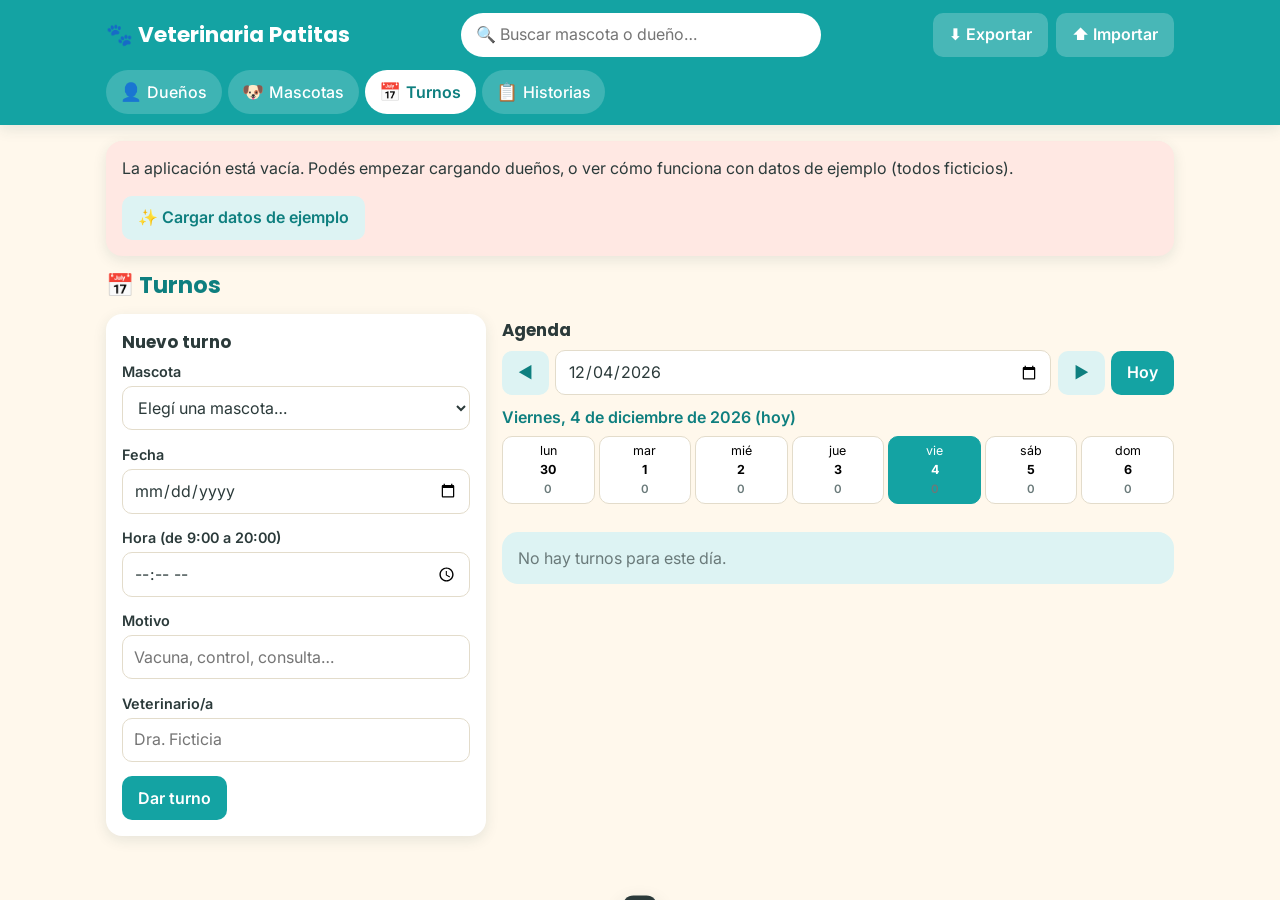
<file: index.html>
<!DOCTYPE html>
<html lang="es">
<head>
  <meta charset="UTF-8">
  <meta name="viewport" content="width=device-width, initial-scale=1">
  <title>Veterinaria Patitas</title>
  <!-- Fuentes de Google (si no hay internet, se usa la fuente de respaldo del CSS) -->
  <link rel="preconnect" href="https://fonts.googleapis.com">
  <link rel="preconnect" href="https://fonts.gstatic.com" crossorigin>
  <link href="https://fonts.googleapis.com/css2?family=Inter:wght@400;500;600&family=Poppins:wght@500;600;700&display=swap" rel="stylesheet">
  <link rel="stylesheet" href="styles.css">

  <!-- PWA: identidad de la app, color de la barra y ícono para iPhone -->
  <link rel="manifest" href="manifest.json">
  <meta name="theme-color" content="#14A3A3">
  <link rel="apple-touch-icon" href="icono-192.png">
</head>
<body>

  <!-- ===== Encabezado: título, buscador general, exportar/importar y menú ===== -->
  <header class="encabezado">
    <!-- Aparece solo cuando el celular no tiene internet -->
    <div id="aviso-offline" class="aviso-offline oculto" role="status">📴 Sin conexión: tus datos se siguen guardando en este celular</div>

    <div class="barra">
      <h1>🐾 Veterinaria Patitas</h1>

      <div class="buscador">
        <label for="buscador" class="solo-lectores">Buscar mascota o dueño</label>
        <input type="search" id="buscador" placeholder="🔍 Buscar mascota o dueño…" autocomplete="off">
      </div>

      <div class="acciones-datos">
        <button type="button" class="btn secundario" id="btn-exportar">⬇️ Exportar</button>
        <button type="button" class="btn secundario" id="btn-importar">⬆️ Importar</button>
        <input type="file" id="archivo-importar" accept=".json,application/json" hidden>
      </div>
    </div>

    <nav id="menu" aria-label="Secciones">
      <button type="button" data-seccion="seccion-duenos"><span class="ico">👤</span><span>Dueños</span></button>
      <button type="button" data-seccion="seccion-mascotas"><span class="ico">🐶</span><span>Mascotas</span></button>
      <button type="button" data-seccion="seccion-turnos" class="activo"><span class="ico">📅</span><span>Turnos</span></button>
      <button type="button" data-seccion="seccion-historias"><span class="ico">📋</span><span>Historias</span></button>
    </nav>
  </header>

  <!-- Resultados del buscador general -->
  <div id="resultados-busqueda" class="resultados oculto" aria-live="polite"></div>

  <main>

    <!-- Aparece solo si la aplicación está vacía -->
    <div id="bloque-ejemplo" class="tarjeta aviso-vacio oculto">
      <p>La aplicación está vacía. Podés empezar cargando dueños, o ver cómo funciona con datos de ejemplo (todos ficticios).</p>
      <button type="button" class="btn secundario" id="btn-ejemplo">✨ Cargar datos de ejemplo</button>
    </div>

    <!-- ================= DUEÑOS ================= -->
    <section id="seccion-duenos" class="seccion activa">
      <h2>👤 Dueños</h2>
      <div class="dos-columnas">

        <form id="form-dueno" class="tarjeta" novalidate>
          <h3 id="titulo-form-dueno">Nuevo dueño</h3>

          <div class="campo">
            <label for="d-nombre">Nombre y apellido</label>
            <input type="text" id="d-nombre" placeholder="Marta Ejemplo" autocomplete="off">
            <small class="error" data-error="d-nombre"></small>
          </div>
          <div class="campo">
            <label for="d-telefono">Teléfono</label>
            <input type="tel" id="d-telefono" placeholder="11 5555-0303" autocomplete="off">
            <small class="error" data-error="d-telefono"></small>
          </div>
          <div class="campo">
            <label for="d-email">Email (opcional)</label>
            <input type="email" id="d-email" placeholder="marta@ejemplo.com" autocomplete="off">
            <small class="error" data-error="d-email"></small>
          </div>
          <div class="campo">
            <label for="d-direccion">Dirección (opcional)</label>
            <input type="text" id="d-direccion" placeholder="Calle Falsa 123" autocomplete="off">
            <small class="error" data-error="d-direccion"></small>
          </div>

          <div class="fila-botones">
            <button type="submit" class="btn" id="d-guardar">Guardar dueño</button>
            <button type="button" class="btn secundario oculto" id="d-cancelar">Cancelar</button>
          </div>
        </form>

        <div>
          <h3 class="subtitulo">Lista de dueños</h3>
          <div id="lista-duenos" class="lista"></div>
        </div>
      </div>
    </section>

    <!-- ================= MASCOTAS ================= -->
    <section id="seccion-mascotas" class="seccion">
      <h2>🐶 Mascotas</h2>
      <div class="dos-columnas">

        <form id="form-mascota" class="tarjeta" novalidate>
          <h3 id="titulo-form-mascota">Nueva mascota</h3>

          <div class="campo">
            <label for="m-dueno">Dueño</label>
            <select id="m-dueno"></select>
            <small class="error" data-error="m-dueno"></small>
          </div>
          <div class="campo">
            <label for="m-nombre">Nombre</label>
            <input type="text" id="m-nombre" placeholder="Firulais" autocomplete="off">
            <small class="error" data-error="m-nombre"></small>
          </div>
          <div class="campo">
            <label for="m-especie">Especie</label>
            <select id="m-especie">
              <option value="perro">Perro</option>
              <option value="gato">Gato</option>
              <option value="ave">Ave</option>
              <option value="conejo">Conejo</option>
              <option value="otro">Otro</option>
            </select>
            <small class="error" data-error="m-especie"></small>
          </div>
          <div class="campo">
            <label for="m-raza">Raza (opcional)</label>
            <input type="text" id="m-raza" placeholder="Mestizo" autocomplete="off">
            <small class="error" data-error="m-raza"></small>
          </div>
          <div class="campo">
            <label for="m-sexo">Sexo</label>
            <select id="m-sexo">
              <option value="">Sin indicar</option>
              <option value="macho">Macho</option>
              <option value="hembra">Hembra</option>
            </select>
            <small class="error" data-error="m-sexo"></small>
          </div>
          <div class="campo">
            <label for="m-nacimiento">Fecha de nacimiento</label>
            <input type="date" id="m-nacimiento">
            <small class="error" data-error="m-nacimiento"></small>
          </div>
          <div class="campo">
            <label for="m-peso">Peso en kg (opcional)</label>
            <input type="number" id="m-peso" step="0.1" min="0" inputmode="decimal" placeholder="14.2">
            <small class="error" data-error="m-peso"></small>
          </div>

          <div class="fila-botones">
            <button type="submit" class="btn" id="m-guardar">Guardar mascota</button>
            <button type="button" class="btn secundario oculto" id="m-cancelar">Cancelar</button>
          </div>
        </form>

        <div>
          <h3 class="subtitulo">Lista de mascotas</h3>
          <div id="lista-mascotas" class="lista"></div>
        </div>
      </div>
    </section>

    <!-- ================= TURNOS ================= -->
    <section id="seccion-turnos" class="seccion">
      <h2>📅 Turnos</h2>
      <div class="dos-columnas">

        <form id="form-turno" class="tarjeta" novalidate>
          <h3 id="titulo-form-turno">Nuevo turno</h3>

          <div class="campo">
            <label for="t-mascota">Mascota</label>
            <select id="t-mascota"></select>
            <small class="error" data-error="t-mascota"></small>
          </div>
          <div class="campo">
            <label for="t-fecha">Fecha</label>
            <input type="date" id="t-fecha">
            <small class="error" data-error="t-fecha"></small>
          </div>
          <div class="campo">
            <label for="t-hora">Hora (de 9:00 a 20:00)</label>
            <input type="time" id="t-hora" min="09:00" max="20:00" step="900">
            <small class="error" data-error="t-hora"></small>
          </div>
          <div class="campo">
            <label for="t-motivo">Motivo</label>
            <input type="text" id="t-motivo" placeholder="Vacuna, control, consulta…" autocomplete="off">
            <small class="error" data-error="t-motivo"></small>
          </div>
          <div class="campo">
            <label for="t-veterinario">Veterinario/a</label>
            <input type="text" id="t-veterinario" placeholder="Dra. Ficticia" autocomplete="off">
            <small class="error" data-error="t-veterinario"></small>
          </div>

          <div class="fila-botones">
            <button type="submit" class="btn" id="t-guardar">Dar turno</button>
            <button type="button" class="btn secundario oculto" id="t-cancelar">Cancelar</button>
          </div>
        </form>

        <div>
          <h3 class="subtitulo">Agenda</h3>
          <div class="controles-agenda">
            <button type="button" class="btn secundario" id="agenda-anterior" aria-label="Día anterior">◀</button>
            <input type="date" id="agenda-fecha" aria-label="Día de la agenda">
            <button type="button" class="btn secundario" id="agenda-siguiente" aria-label="Día siguiente">▶</button>
            <button type="button" class="btn" id="agenda-hoy">Hoy</button>
          </div>
          <p id="agenda-titulo" class="titulo-dia"></p>
          <div id="semana" class="semana" aria-label="Semana"></div>
          <div id="agenda" class="lista"></div>
        </div>
      </div>
    </section>

    <!-- ================= HISTORIAS ================= -->
    <section id="seccion-historias" class="seccion">
      <h2>📋 Historia clínica</h2>

      <div class="tarjeta">
        <div class="campo">
          <label for="h-mascota">Mascota</label>
          <select id="h-mascota"></select>
          <small class="error" data-error="h-mascota"></small>
        </div>
      </div>

      <div class="dos-columnas">

        <form id="form-consulta" class="tarjeta" novalidate>
          <h3 id="titulo-form-consulta">Nueva consulta</h3>
          <p id="c-turno-info" class="info-turno"></p>

          <div class="campo">
            <label for="c-fecha">Fecha de la consulta</label>
            <input type="date" id="c-fecha">
            <small class="error" data-error="c-fecha"></small>
          </div>
          <div class="campo">
            <label for="c-peso">Peso en kg</label>
            <input type="number" id="c-peso" step="0.1" min="0" inputmode="decimal" placeholder="14.5">
            <small class="error" data-error="c-peso"></small>
          </div>
          <div class="campo">
            <label for="c-motivo">Motivo</label>
            <input type="text" id="c-motivo" autocomplete="off">
            <small class="error" data-error="c-motivo"></small>
          </div>
          <div class="campo">
            <label for="c-diagnostico">Diagnóstico</label>
            <textarea id="c-diagnostico" rows="2"></textarea>
            <small class="error" data-error="c-diagnostico"></small>
          </div>
          <div class="campo">
            <label for="c-tratamiento">Tratamiento</label>
            <textarea id="c-tratamiento" rows="2"></textarea>
            <small class="error" data-error="c-tratamiento"></small>
          </div>
          <div class="campo">
            <label for="c-vacunas">Vacunas aplicadas (opcional)</label>
            <input type="text" id="c-vacunas" placeholder="Antirrábica" autocomplete="off">
            <small class="error" data-error="c-vacunas"></small>
          </div>
          <div class="campo">
            <label for="c-proximo">Próximo control (opcional)</label>
            <input type="date" id="c-proximo">
            <small class="error" data-error="c-proximo"></small>
          </div>

          <div class="fila-botones">
            <button type="submit" class="btn" id="c-guardar">Guardar consulta</button>
            <button type="button" class="btn secundario oculto" id="c-cancelar">Cancelar</button>
          </div>
        </form>

        <div>
          <h3 class="subtitulo">Línea de tiempo</h3>
          <div id="linea-tiempo"></div>
        </div>
      </div>
    </section>

  </main>

  <div id="aviso" class="aviso" role="status" aria-live="polite"></div>

  <script src="app.js"></script>
</body>
</html>
</file>
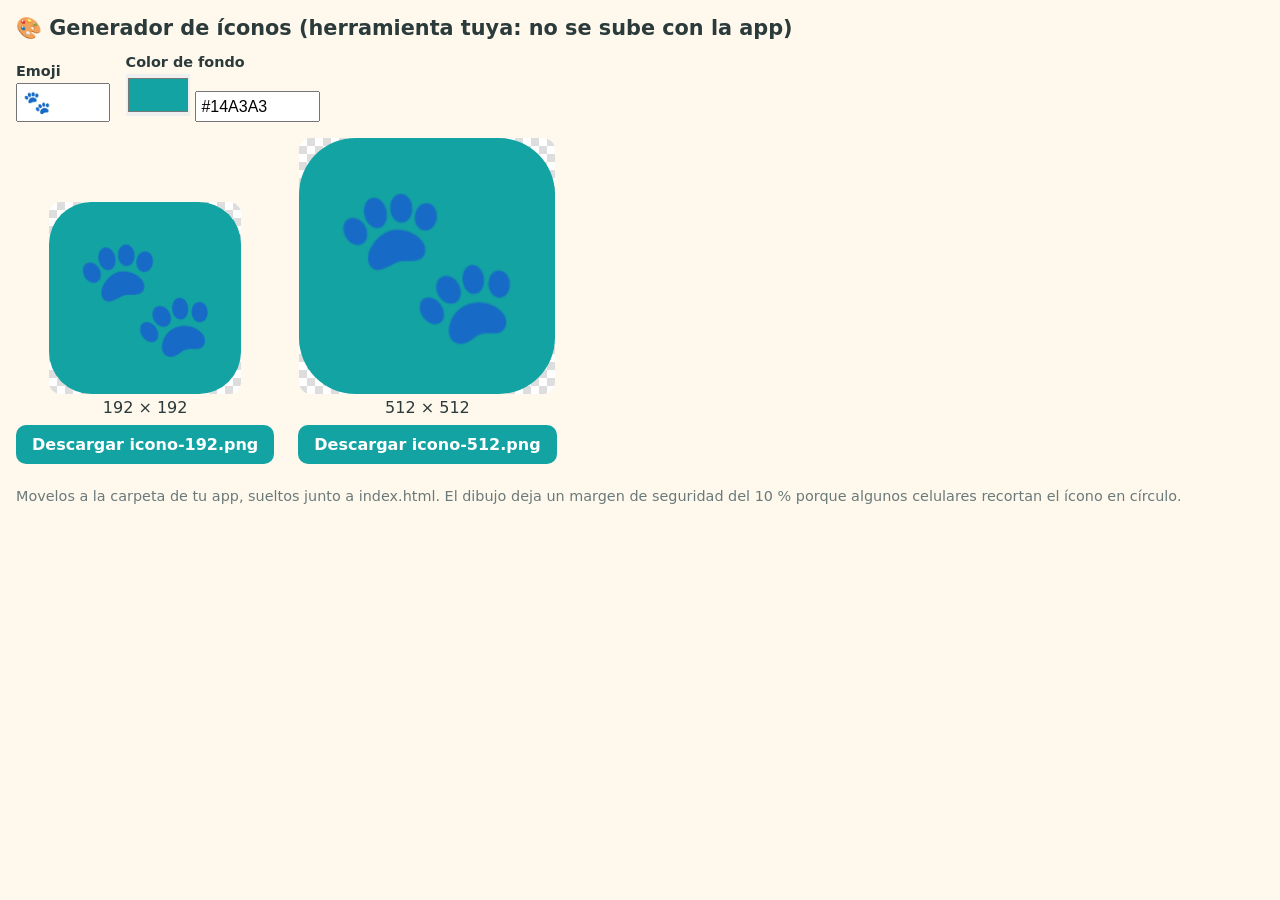
<file: herramientas/generador-icono.html>
<!DOCTYPE html>
<html lang="es">
<head>
  <meta charset="UTF-8">
  <meta name="viewport" content="width=device-width, initial-scale=1">
  <title>Generador de íconos</title>
  <style>
    body { font-family: "Inter", system-ui, sans-serif; background: #FFF8EC; color: #2B3A3A; margin: 0; padding: 1rem; }
    h1 { font-size: 1.3rem; margin-top: 0; }
    .controles { display: flex; flex-wrap: wrap; gap: 1rem; align-items: end; margin-bottom: 1rem; }
    label { display: flex; flex-direction: column; gap: 0.25rem; font-weight: 600; font-size: 0.9rem; }
    input[type="text"] { font-size: 1.4rem; width: 5rem; padding: 0.3rem; }
    input[type="color"] { width: 4rem; height: 2.6rem; padding: 0; border: none; }
    #hex { width: 7rem; font-size: 1rem; }
    .vistas { display: flex; flex-wrap: wrap; gap: 1.5rem; align-items: flex-end; }
    figure { margin: 0; text-align: center; }
    canvas { background: repeating-conic-gradient(#ddd 0% 25%, #fff 0% 50%) 50% / 16px 16px; border-radius: 12px; }
    #c192 { width: 192px; height: 192px; }
    #c512 { width: 256px; height: 256px; }   /* se ve a la mitad para que entre en pantalla, pero se descarga de 512 */
    button { font: inherit; font-weight: 600; background: #14A3A3; color: #fff; border: none; border-radius: 10px; padding: 0.6rem 1rem; cursor: pointer; margin-top: 0.5rem; }
    button:hover { background: #0E7F7F; }
    .nota { margin-top: 1.5rem; font-size: 0.9rem; color: #6A7A7A; }
  </style>
</head>
<body>
  <h1>🎨 Generador de íconos (herramienta tuya: no se sube con la app)</h1>

  <div class="controles">
    <label>Emoji
      <input type="text" id="emoji" value="🐾" maxlength="4">
    </label>
    <label>Color de fondo
      <span><input type="color" id="selector" value="#14A3A3"> <input type="text" id="hex" value="#14A3A3"></span>
    </label>
  </div>

  <div class="vistas">
    <figure>
      <canvas id="c192" width="192" height="192"></canvas>
      <figcaption>192 × 192</figcaption>
      <button type="button" id="bajar192">Descargar icono-192.png</button>
    </figure>
    <figure>
      <canvas id="c512" width="512" height="512"></canvas>
      <figcaption>512 × 512</figcaption>
      <button type="button" id="bajar512">Descargar icono-512.png</button>
    </figure>
  </div>

  <p class="nota">Movelos a la carpeta de tu app, sueltos junto a index.html. El dibujo deja un margen de seguridad del 10 % porque algunos celulares recortan el ícono en círculo.</p>

  <script>
    // Dibuja el ícono en un canvas: fondo con esquinas redondeadas + emoji grande en el centro
    function dibujar(canvas) {
      const lado = canvas.width;
      const ctx = canvas.getContext("2d");
      const color = document.getElementById("hex").value;
      const emoji = document.getElementById("emoji").value || "🐾";

      ctx.clearRect(0, 0, lado, lado);

      ctx.fillStyle = color;
      ctx.beginPath();
      ctx.roundRect(0, 0, lado, lado, lado * 0.22);
      ctx.fill();

      // El emoji ocupa ~60 % del lado, así queda dentro del margen de seguridad del 10 %
      ctx.font = Math.round(lado * 0.6) + "px system-ui, 'Apple Color Emoji', 'Segoe UI Emoji', 'Noto Color Emoji', sans-serif";
      ctx.textAlign = "center";
      ctx.textBaseline = "middle";
      ctx.fillText(emoji, lado / 2, lado / 2 + lado * 0.04);
    }

    function dibujarTodo() {
      dibujar(document.getElementById("c192"));
      dibujar(document.getElementById("c512"));
    }

    function descargar(idCanvas, nombre) {
      const enlace = document.createElement("a");
      enlace.href = document.getElementById(idCanvas).toDataURL("image/png");
      enlace.download = nombre;          // nombres exactos que pide el manifest
      enlace.click();
    }

    // El selector de color y el campo de texto se mantienen sincronizados
    document.getElementById("selector").addEventListener("input", e => {
      document.getElementById("hex").value = e.target.value;
      dibujarTodo();
    });
    document.getElementById("hex").addEventListener("input", e => {
      if (/^#[0-9a-fA-F]{6}$/.test(e.target.value)) {
        document.getElementById("selector").value = e.target.value;
        dibujarTodo();
      }
    });
    document.getElementById("emoji").addEventListener("input", dibujarTodo);
    document.getElementById("bajar192").addEventListener("click", () => descargar("c192", "icono-192.png"));
    document.getElementById("bajar512").addEventListener("click", () => descargar("c512", "icono-512.png"));

    dibujarTodo();
  </script>
</body>
</html>
</file>
<file: styles.css>
/* ==========================================================
   Veterinaria Patitas · estilos
   Mobile first: una columna en el celular, dos desde 768 px
   ========================================================== */

/* 1. Variables de color y medidas (se usan con var(--nombre)) */
:root {
  --primario: #14A3A3;        /* verde agua: botones, títulos, línea de tiempo */
  --primario-oscuro: #0E7F7F; /* hover de los botones */
  --primario-claro: #DDF3F3;  /* fondos suaves */
  --coral: #FF8A75;           /* avisos y acciones de cuidado */
  --coral-claro: #FFE8E3;
  --crema: #FFF8EC;           /* fondo de la página */
  --blanco: #FFFFFF;
  --texto: #2B3A3A;
  --texto-suave: #6A7A7A;
  --borde: #E3DCCB;
  --verde-ok: #2E9E5B;
  --amarillo: #E0A100;
  --rojo: #D64545;
  --radio: 16px;
  --sombra: 0 4px 14px rgba(20, 60, 60, 0.10);
  --sombra-hover: 0 8px 20px rgba(20, 60, 60, 0.16);
}

/* 2. Base */
* { box-sizing: border-box; }

body {
  margin: 0;
  font-family: "Inter", system-ui, sans-serif;
  color: var(--texto);
  background: var(--crema);
  line-height: 1.45;
}

h1, h2, h3 {
  font-family: "Poppins", system-ui, sans-serif;
  margin: 0 0 0.5rem;
}

h2 { color: var(--primario-oscuro); font-size: 1.4rem; }
h3 { font-size: 1.05rem; }

.subtitulo { margin-top: 0.25rem; color: var(--texto); }

.oculto { display: none !important; }

.solo-lectores {
  position: absolute;
  width: 1px; height: 1px;
  overflow: hidden;
  clip: rect(0 0 0 0);
  white-space: nowrap;
}

main { padding: 1rem; max-width: 1100px; margin: 0 auto; }

/* 3. Encabezado y menú */
.encabezado {
  background: var(--primario);
  color: var(--blanco);
  box-shadow: var(--sombra);
  position: sticky;
  top: 0;
  z-index: 20;
}

.barra {
  display: flex;
  flex-direction: column;
  gap: 0.6rem;
  padding: 0.8rem 1rem 0.4rem;
  max-width: 1100px;
  margin: 0 auto;
}

.barra h1 { margin: 0; font-size: 1.35rem; }

.buscador input {
  width: 100%;
  padding: 0.6rem 0.9rem;
  border: none;
  border-radius: 999px;
  font: inherit;
  color: var(--texto);
}

.acciones-datos { display: flex; gap: 0.5rem; }

#menu {
  display: flex;
  gap: 0.4rem;
  overflow-x: auto;            /* en el celular se desliza de costado */
  padding: 0.4rem 1rem 0.7rem;
  max-width: 1100px;
  margin: 0 auto;
}

#menu button {
  flex: 0 0 auto;
  border: none;
  background: rgba(255, 255, 255, 0.18);
  color: var(--blanco);
  font: inherit;
  font-weight: 500;
  padding: 0.5rem 0.9rem;
  border-radius: 999px;
  cursor: pointer;
  transition: background 0.15s, transform 0.15s;
}

#menu button:hover { background: rgba(255, 255, 255, 0.32); transform: translateY(-1px); }
#menu button.activo { background: var(--blanco); color: var(--primario-oscuro); font-weight: 600; }

/* 4. Secciones: se ve una por vez */
.seccion { display: none; }
.seccion.activa { display: block; }

.dos-columnas { display: grid; grid-template-columns: 1fr; gap: 1rem; margin-top: 0.8rem; }

/* 5. Tarjetas */
.tarjeta {
  background: var(--blanco);
  border-radius: var(--radio);
  box-shadow: var(--sombra);
  padding: 1rem;
  margin-bottom: 0.8rem;
}

.lista { display: flex; flex-direction: column; gap: 0.7rem; }

.vacio {
  background: var(--primario-claro);
  border-radius: var(--radio);
  padding: 0.9rem 1rem;
  color: var(--texto-suave);
}

.aviso-vacio { background: var(--coral-claro); }
.aviso-vacio p { margin-top: 0; }

/* 6. Formularios */
.campo { margin-bottom: 0.7rem; display: flex; flex-direction: column; gap: 0.2rem; }
.campo label { font-weight: 600; font-size: 0.9rem; }

input, select, textarea {
  font: inherit;
  padding: 0.55rem 0.7rem;
  border: 1.5px solid var(--borde);
  border-radius: 10px;
  background: var(--blanco);
  color: var(--texto);
  width: 100%;
}

input:focus, select:focus, textarea:focus {
  outline: 3px solid var(--primario-claro);
  border-color: var(--primario);
}

.invalido { border-color: var(--rojo); }
.error { color: var(--rojo); font-size: 0.82rem; min-height: 0; }

.fila-botones { display: flex; gap: 0.5rem; flex-wrap: wrap; }

/* 7. Botones con hover (cambio de color + leve elevación) */
.btn {
  border: none;
  background: var(--primario);
  color: var(--blanco);
  font: inherit;
  font-weight: 600;
  padding: 0.55rem 1rem;
  border-radius: 10px;
  cursor: pointer;
  transition: background 0.15s, transform 0.15s, box-shadow 0.15s;
}

.btn:hover { background: var(--primario-oscuro); transform: translateY(-2px); box-shadow: var(--sombra-hover); }

.btn.secundario { background: var(--primario-claro); color: var(--primario-oscuro); }
.btn.secundario:hover { background: #C6E9E9; }

.btn.peligro { background: var(--coral-claro); color: #B03A28; }
.btn.peligro:hover { background: #FFD3CA; }

.btn.chico { padding: 0.35rem 0.7rem; font-size: 0.85rem; }

.encabezado .btn.secundario { background: rgba(255, 255, 255, 0.22); color: var(--blanco); }
.encabezado .btn.secundario:hover { background: rgba(255, 255, 255, 0.36); }

.acciones { display: flex; gap: 0.4rem; flex-wrap: wrap; margin-top: 0.6rem; }

/* 8. Tarjetas de dueños y mascotas */
.card-item {
  background: var(--blanco);
  border-radius: var(--radio);
  box-shadow: var(--sombra);
  padding: 0.9rem 1rem;
  transition: transform 0.15s, box-shadow 0.15s;
}
.card-item:hover { transform: translateY(-2px); box-shadow: var(--sombra-hover); }

.card-item h3 { margin-bottom: 0.15rem; }
.card-item p { margin: 0.15rem 0; font-size: 0.92rem; color: var(--texto-suave); }

.card-mascota { display: flex; gap: 0.8rem; align-items: flex-start; }
.emoji-especie {
  font-size: 2.2rem;
  width: 3.4rem; height: 3.4rem;
  display: flex; align-items: center; justify-content: center;
  background: var(--primario-claro);
  border-radius: 50%;
  flex: 0 0 auto;
}
.card-mascota > div:last-child { flex: 1; min-width: 0; }

/* 9. Buscador general */
.resultados {
  background: var(--blanco);
  max-width: 1100px;
  margin: 0.6rem auto 0;
  padding: 0.8rem 1rem;
  border-radius: var(--radio);
  box-shadow: var(--sombra);
  width: calc(100% - 2rem);
}
.resultados h3 { margin-bottom: 0.5rem; }
.resultado-item {
  display: flex; align-items: center; gap: 0.6rem;
  width: 100%;
  text-align: left;
  border: none;
  background: var(--primario-claro);
  border-radius: 10px;
  padding: 0.5rem 0.7rem;
  margin-bottom: 0.4rem;
  font: inherit;
  cursor: pointer;
  transition: background 0.15s, transform 0.15s;
}
.resultado-item:hover { background: #C6E9E9; transform: translateY(-1px); }

/* 10. Agenda de turnos */
.controles-agenda { display: flex; gap: 0.4rem; align-items: center; flex-wrap: wrap; }
.controles-agenda input { width: auto; flex: 1 1 9rem; }

.titulo-dia { font-weight: 600; margin: 0.7rem 0 0.4rem; color: var(--primario-oscuro); }

.semana { display: grid; grid-template-columns: repeat(7, 1fr); gap: 0.25rem; margin-bottom: 0.8rem; }
.dia-semana {
  border: 1.5px solid var(--borde);
  background: var(--blanco);
  border-radius: 10px;
  padding: 0.3rem 0.1rem;
  font: inherit;
  font-size: 0.78rem;
  cursor: pointer;
  display: flex; flex-direction: column; align-items: center; gap: 0.1rem;
  transition: background 0.15s, transform 0.15s;
}
.dia-semana:hover { background: var(--primario-claro); transform: translateY(-1px); }
.dia-semana.seleccionado { background: var(--primario); color: var(--blanco); border-color: var(--primario); }
.dia-semana.hoy:not(.seleccionado) { border-color: var(--primario); }
.dia-semana .cantidad {
  background: var(--coral);
  color: var(--blanco);
  border-radius: 999px;
  min-width: 1.2rem;
  font-size: 0.72rem;
  font-weight: 600;
}
.dia-semana .cantidad.cero { background: transparent; color: var(--texto-suave); }

.turno { display: flex; gap: 0.8rem; }
.turno .hora {
  font-family: "Poppins", system-ui, sans-serif;
  font-weight: 600;
  font-size: 1.1rem;
  color: var(--primario-oscuro);
  flex: 0 0 3.6rem;
}
.turno > div:last-child { flex: 1; min-width: 0; }
.turno.cancelado { opacity: 0.6; }

/* Etiquetas de estado */
.etiqueta {
  display: inline-block;
  padding: 0.1rem 0.6rem;
  border-radius: 999px;
  font-size: 0.78rem;
  font-weight: 600;
  margin-left: 0.4rem;
}
.etiqueta.pendiente { background: #FFF1C9; color: #8A6400; }
.etiqueta.atendido { background: #D8F2E2; color: #1F7A44; }
.etiqueta.cancelado { background: #ECECEC; color: #666; }

/* 11. Historia clínica: línea de tiempo vertical */
.ficha-mascota { display: flex; gap: 0.8rem; align-items: center; margin-bottom: 1rem; }
.ficha-mascota p { margin: 0; color: var(--texto-suave); font-size: 0.92rem; }

.info-turno { margin: 0 0 0.7rem; color: var(--primario-oscuro); font-weight: 600; font-size: 0.9rem; }
.info-turno:empty { display: none; }

.linea-tiempo {
  position: relative;
  margin-left: 0.7rem;
  padding-left: 1.4rem;
  border-left: 3px solid var(--primario-claro);
}

.consulta { position: relative; margin-bottom: 1rem; }
.consulta::before {
  content: "";
  position: absolute;
  left: -2.05rem;
  top: 1.1rem;
  width: 14px; height: 14px;
  border-radius: 50%;
  background: var(--primario);
  border: 3px solid var(--crema);
}
.consulta .fecha { font-family: "Poppins", system-ui, sans-serif; font-weight: 600; color: var(--primario-oscuro); }
.consulta p { margin: 0.2rem 0; font-size: 0.92rem; color: var(--texto); }

.alerta-control {
  background: var(--coral-claro);
  color: #B03A28;
  border-radius: 10px;
  padding: 0.35rem 0.6rem;
  font-weight: 600;
  font-size: 0.88rem;
  margin: 0.4rem 0;
}

/* 12. Aviso flotante */
.aviso {
  position: fixed;
  left: 50%;
  bottom: 1rem;
  transform: translate(-50%, 150%);
  background: var(--texto);
  color: var(--blanco);
  padding: 0.7rem 1.1rem;
  border-radius: 12px;
  box-shadow: var(--sombra-hover);
  max-width: calc(100% - 2rem);
  transition: transform 0.25s;
  z-index: 50;
}
.aviso.visible { transform: translate(-50%, 0); }
.aviso.ok { background: var(--verde-ok); }
.aviso.fallo { background: var(--rojo); }

/* 13. Ajustes para el celular (Práctico 11) */
html { -webkit-text-size-adjust: 100%; }
body { overflow-x: hidden; }                       /* nunca scroll de costado */

/* Todo lo que se toca mide al menos 44 px de alto */
button, .btn, input, select, textarea { min-height: 44px; }
/* 16 px o más: si no, el iPhone hace zoom al tocar un campo */
input, select, textarea { font-size: 16px; }
button, a.btn { touch-action: manipulation; -webkit-tap-highlight-color: transparent; }

a.btn { display: inline-flex; align-items: center; text-decoration: none; }
.card-item, .tarjeta { overflow-wrap: anywhere; }

.enlace-tel { color: var(--primario-oscuro); font-weight: 600; text-decoration: none; }
.enlace-tel:hover { text-decoration: underline; }

#menu button .ico { margin-right: 0.3rem; font-size: 1.1rem; }
.dia-semana { min-height: 56px; }

/* Aviso discreto "sin conexión": ocupa su lugar, no tapa botones ni formularios */
.aviso-offline {
  background: #FFF1C9;
  color: #6B4E00;
  text-align: center;
  font-size: 0.85rem;
  padding: 0.35rem 0.8rem;
}

/* En el celular, la agenda va primero y el formulario de turno debajo */
#seccion-turnos .dos-columnas > div { order: -1; }

/* 14. Computadora: desde 768 px, dos columnas */
@media (min-width: 768px) {
  .barra { flex-direction: row; align-items: center; justify-content: space-between; }
  .buscador { flex: 1; max-width: 360px; }
  .dos-columnas { grid-template-columns: minmax(280px, 380px) 1fr; align-items: start; }
  #seccion-historias .dos-columnas { grid-template-columns: minmax(280px, 380px) 1fr; }
  #seccion-turnos .dos-columnas > div { order: 0; }   /* en la compu, el formulario va a la izquierda */
}

/* 15. Celulares (menos de 600 px): el menú es una barra fija abajo, cómoda para el pulgar */
@media (max-width: 599px) {
  body { padding-bottom: 80px; }

  #menu {
    position: fixed;
    left: 0; right: 0; bottom: 0;
    z-index: 30;
    display: grid;
    grid-template-columns: repeat(4, 1fr);
    gap: 0.2rem;
    max-width: none;
    margin: 0;
    overflow: visible;
    padding: 0.3rem 0.3rem calc(0.3rem + env(safe-area-inset-bottom));
    background: var(--primario);
    box-shadow: 0 -4px 14px rgba(20, 60, 60, 0.20);
  }

  #menu button {
    display: flex;
    flex-direction: column;
    align-items: center;
    justify-content: center;
    gap: 0.1rem;
    padding: 0.3rem 0.1rem;
    font-size: 0.74rem;
    border-radius: 12px;
    background: transparent;
  }
  #menu button .ico { margin: 0; font-size: 1.3rem; line-height: 1; }

  .aviso { bottom: 5.5rem; }
}
</file>
